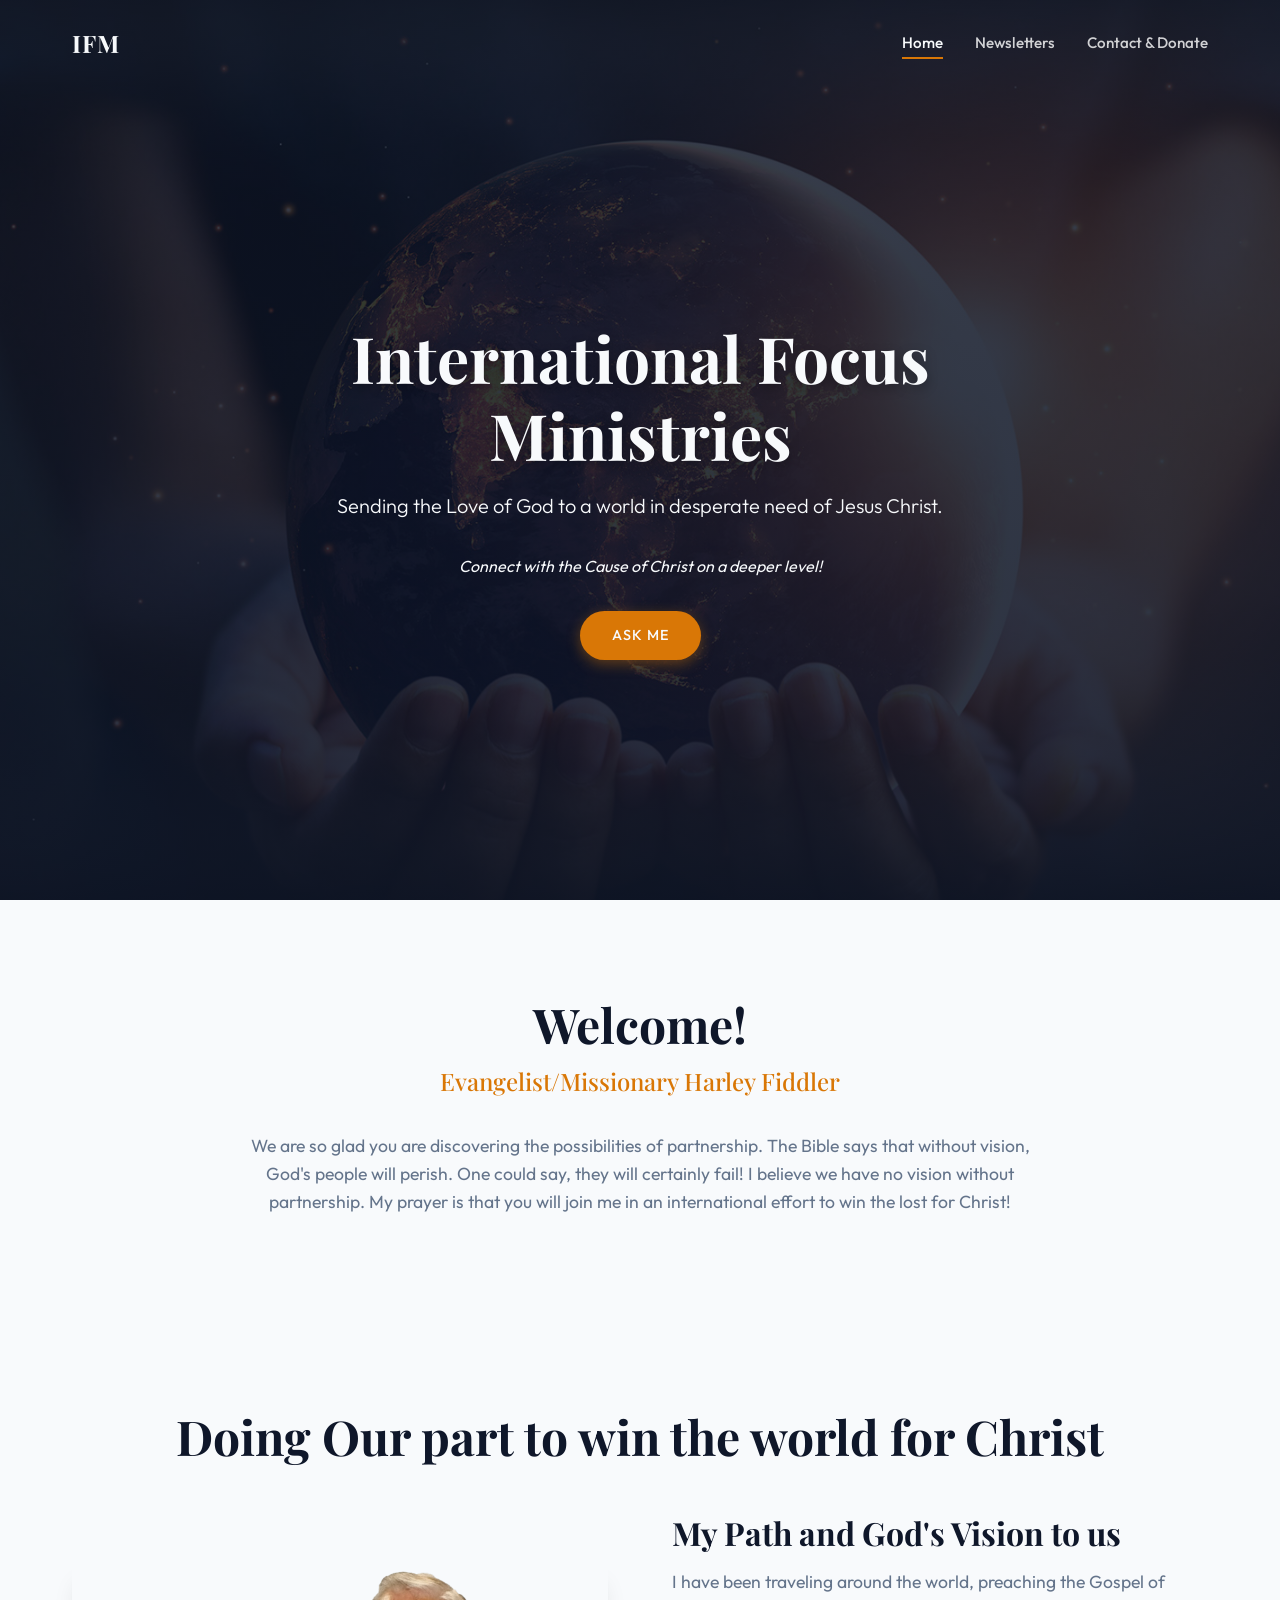
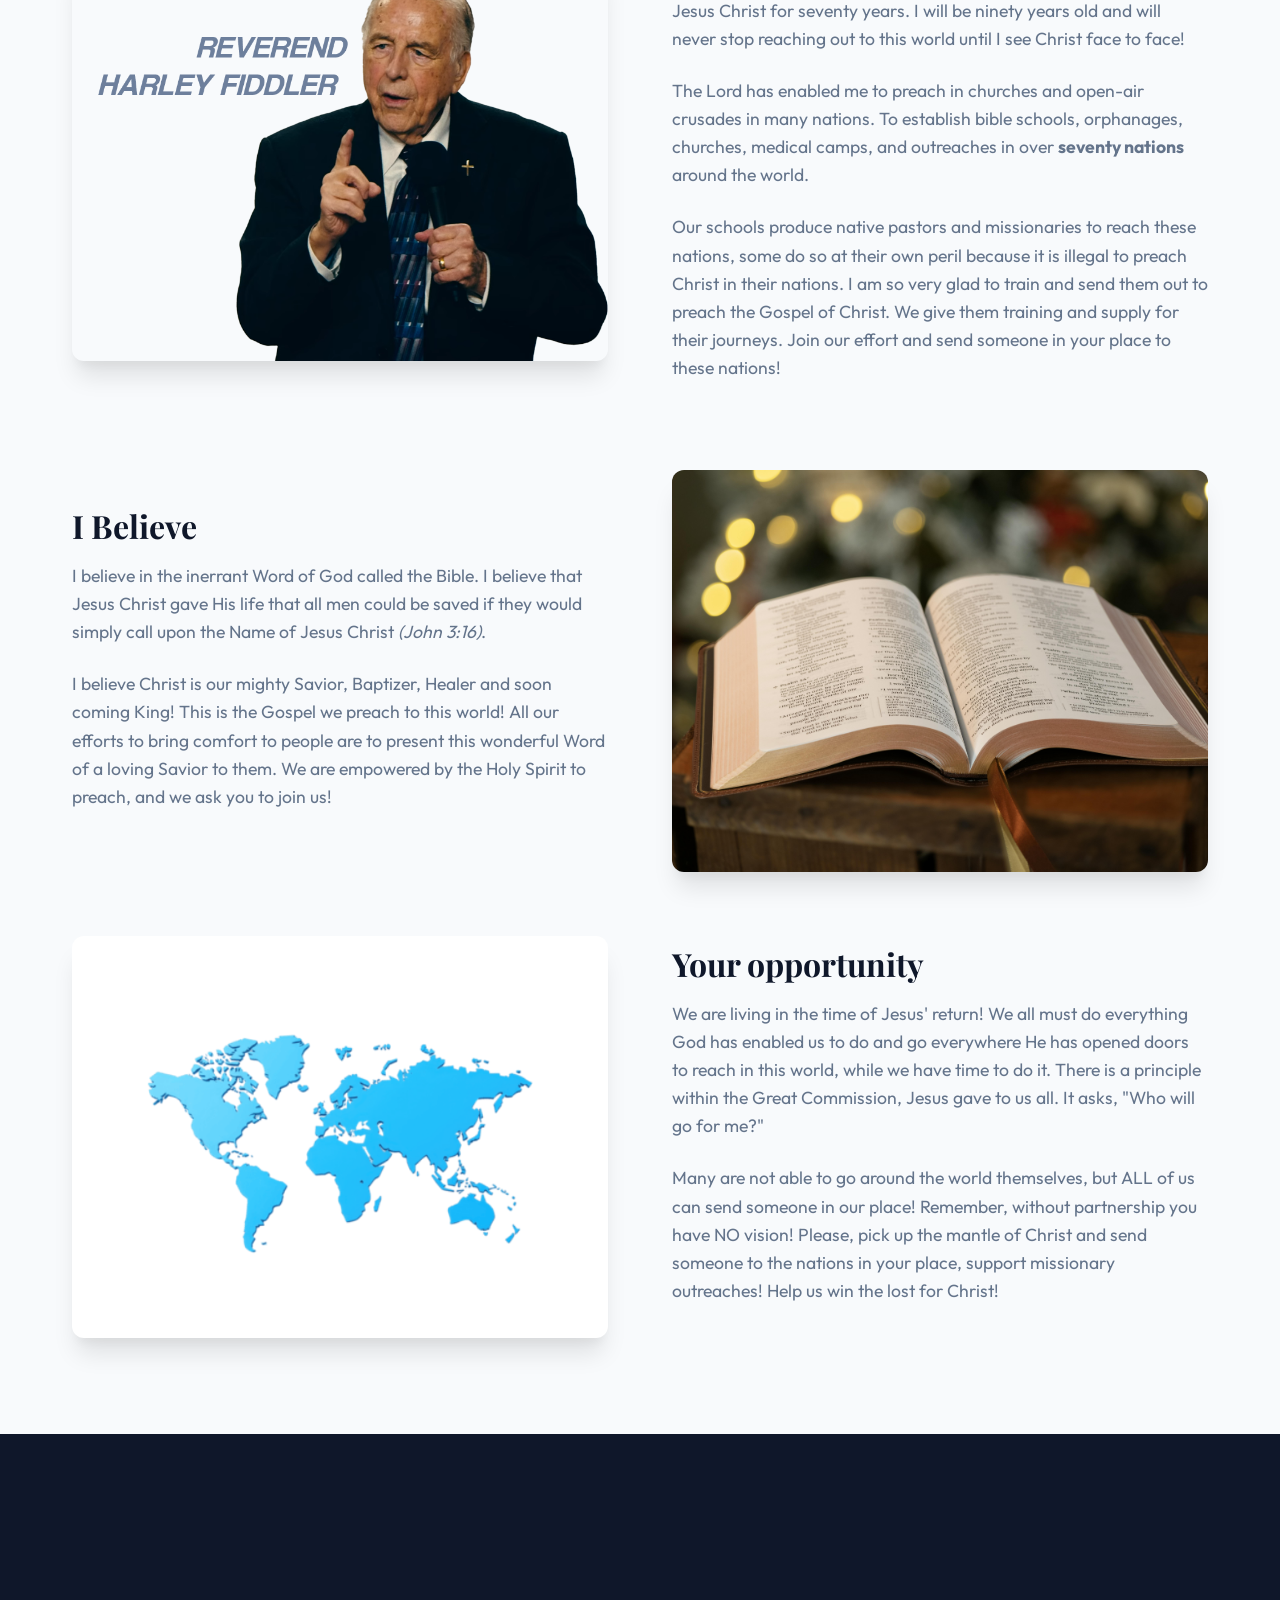
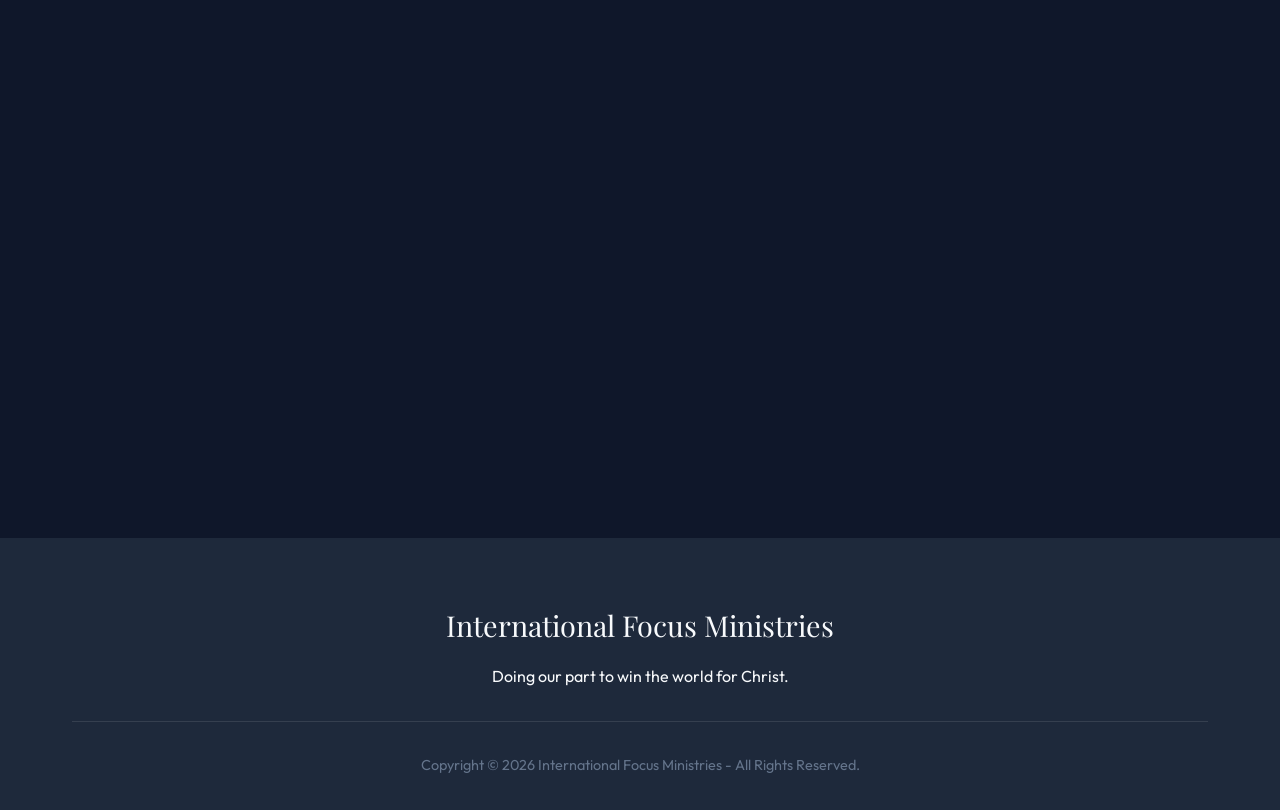
<file: index.html>
<!DOCTYPE html>
<html lang="en">
<head>
    <meta charset="UTF-8">
    <meta name="viewport" content="width=device-width, initial-scale=1.0">
    <title>International Focus Ministries</title>
    <meta name="description" content="Sending the Love of God to a world in desperate need of Jesus Christ. Connect with the Cause of Christ on a deeper level!">
    <link rel="stylesheet" href="styles/main.css">
</head>
<body>

    <header>
        <div class="nav-container">
            <a href="index.html" class="logo">IFM</a>
            <button class="hamburger">☰</button>
            <nav class="nav-links">
                <a href="index.html" class="active">Home</a>
                <a href="newsletters.html">Newsletters</a>
                <a href="contact.html">Contact & Donate</a>
            </nav>
        </div>
    </header>

    <main>
        <!-- Hero Section -->
        <section class="hero">
            <div class="hero-bg"></div>
            <div class="hero-content" data-aos>
                <h1>International Focus Ministries</h1>
                <p class="subtitle">Sending the Love of God to a world in desperate need of Jesus Christ.</p>
                <p style="margin-bottom: 2rem;"><em>Connect with the Cause of Christ on a deeper level!</em></p>
                <a href="contact.html" class="btn btn-primary">Ask Me</a>
            </div>
        </section>

        <!-- Welcome Section -->
        <section class="section container text-center" data-aos>
            <h2 style="margin-bottom: 0.5rem;">Welcome!</h2>
            <p class="subtitle" style="color: var(--accent-color); font-weight: 500; font-family: var(--font-serif); font-size: 1.5rem;">Evangelist/Missionary Harley Fiddler</p>
            <p style="max-width: 800px; margin: 0 auto; font-size: 1.1rem; color: var(--text-muted);">
                We are so glad you are discovering the possibilities of partnership. The Bible says that without vision, God's people will perish. One could say, they will certainly fail! I believe we have no vision without partnership. My prayer is that you will join me in an international effort to win the lost for Christ!
            </p>
        </section>

        <!-- Doing Our Part -->
        <section class="section bg-light">
            <div class="container">
                <h2 data-aos>Doing Our part to win the world for Christ</h2>
                
                <!-- Split Section 1 -->
                <div class="split-section" data-aos style="margin-bottom: 4rem; margin-top: 3rem;">
                    <div class="split-image">
                        <img src="images/HarleyFiddler Preaching.png" alt="Harley Fiddler Preaching" style="width: 100%; height: 100%; object-fit: cover;">
                    </div>
                    <div class="split-content">
                        <h3>My Path and God's Vision to us</h3>
                        <p>I have been traveling around the world, preaching the Gospel of Jesus Christ for seventy years. I will be ninety years old and will never stop reaching out to this world until I see Christ face to face!</p>
                        <p>The Lord has enabled me to preach in churches and open-air crusades in many nations. To establish bible schools, orphanages, churches, medical camps, and outreaches in over <strong>seventy nations</strong> around the world.</p>
                        <p>Our schools produce native pastors and missionaries to reach these nations, some do so at their own peril because it is illegal to preach Christ in their nations. I am so very glad to train and send them out to preach the Gospel of Christ. We give them training and supply for their journeys. Join our effort and send someone in your place to these nations!</p>
                    </div>
                </div>

                <!-- Split Section 2 (Reverse) -->
                <div class="split-section reverse" data-aos style="margin-bottom: 4rem;">
                    <div class="split-image">
                        <img src="images/OpenBible.jpg" alt="Open Bible" style="width: 100%; height: 100%; object-fit: cover;">
                    </div>
                    <div class="split-content">
                        <h3>I Believe</h3>
                        <p>I believe in the inerrant Word of God called the Bible. I believe that Jesus Christ gave His life that all men could be saved if they would simply call upon the Name of Jesus Christ <em>(John 3:16)</em>.</p>
                        <p>I believe Christ is our mighty Savior, Baptizer, Healer and soon coming King! This is the Gospel we preach to this world! All our efforts to bring comfort to people are to present this wonderful Word of a loving Savior to them. We are empowered by the Holy Spirit to preach, and we ask you to join us!</p>
                    </div>
                </div>

                <!-- Split Section 3 -->
                <div class="split-section" data-aos>
                    <div class="split-image" style="background-color: var(--surface-color); display: flex; align-items: center; justify-content: center;">
                        <img src="images/Global Map.png" alt="Global Map" style="max-width: 80%; max-height: 80%; object-fit: contain;">
                    </div>
                    <div class="split-content">
                        <h3>Your opportunity</h3>
                        <p>We are living in the time of Jesus' return! We all must do everything God has enabled us to do and go everywhere He has opened doors to reach in this world, while we have time to do it. There is a principle within the Great Commission, Jesus gave to us all. It asks, "Who will go for me?"</p>
                        <p>Many are not able to go around the world themselves, but ALL of us can send someone in our place! Remember, without partnership you have NO vision! Please, pick up the mantle of Christ and send someone to the nations in your place, support missionary outreaches! Help us win the lost for Christ!</p>
                    </div>
                </div>
            </div>
        </section>

        <!-- Gallery Section -->
        <section class="section gallery-section">
            <div class="container text-center">
                <h2 data-aos>Photo Gallery</h2>
                <p class="subtitle" data-aos>Glimpses of God's work across the globe.</p>
                
                <div class="gallery-grid" data-aos>
                    <!-- Gallery Item 1 -->
                    <div class="gallery-item">
                        <img src="images/African Crusade.png" alt="African Crusade">
                        <div class="gallery-overlay">
                            <h4>African Crusade</h4>
                        </div>
                    </div>
                    <!-- Gallery Item 2 -->
                    <div class="gallery-item">
                        <img src="images/Indian Bible Students.png" alt="Indian Bible Students">
                        <div class="gallery-overlay">
                            <h4>Indian Bible Students</h4>
                        </div>
                    </div>
                </div>
            </div>
        </section>

    </main>

    <footer>
        <div class="container">
            <div class="footer-content">
                <span class="footer-logo">International Focus Ministries</span>
                <p>Doing our part to win the world for Christ.</p>
            </div>
            <div class="copyright">
                <p>Copyright &copy; 2026 International Focus Ministries - All Rights Reserved.</p>
            </div>
        </div>
    </footer>

    <script src="scripts/main.js"></script>
</body>
</html>
</file>
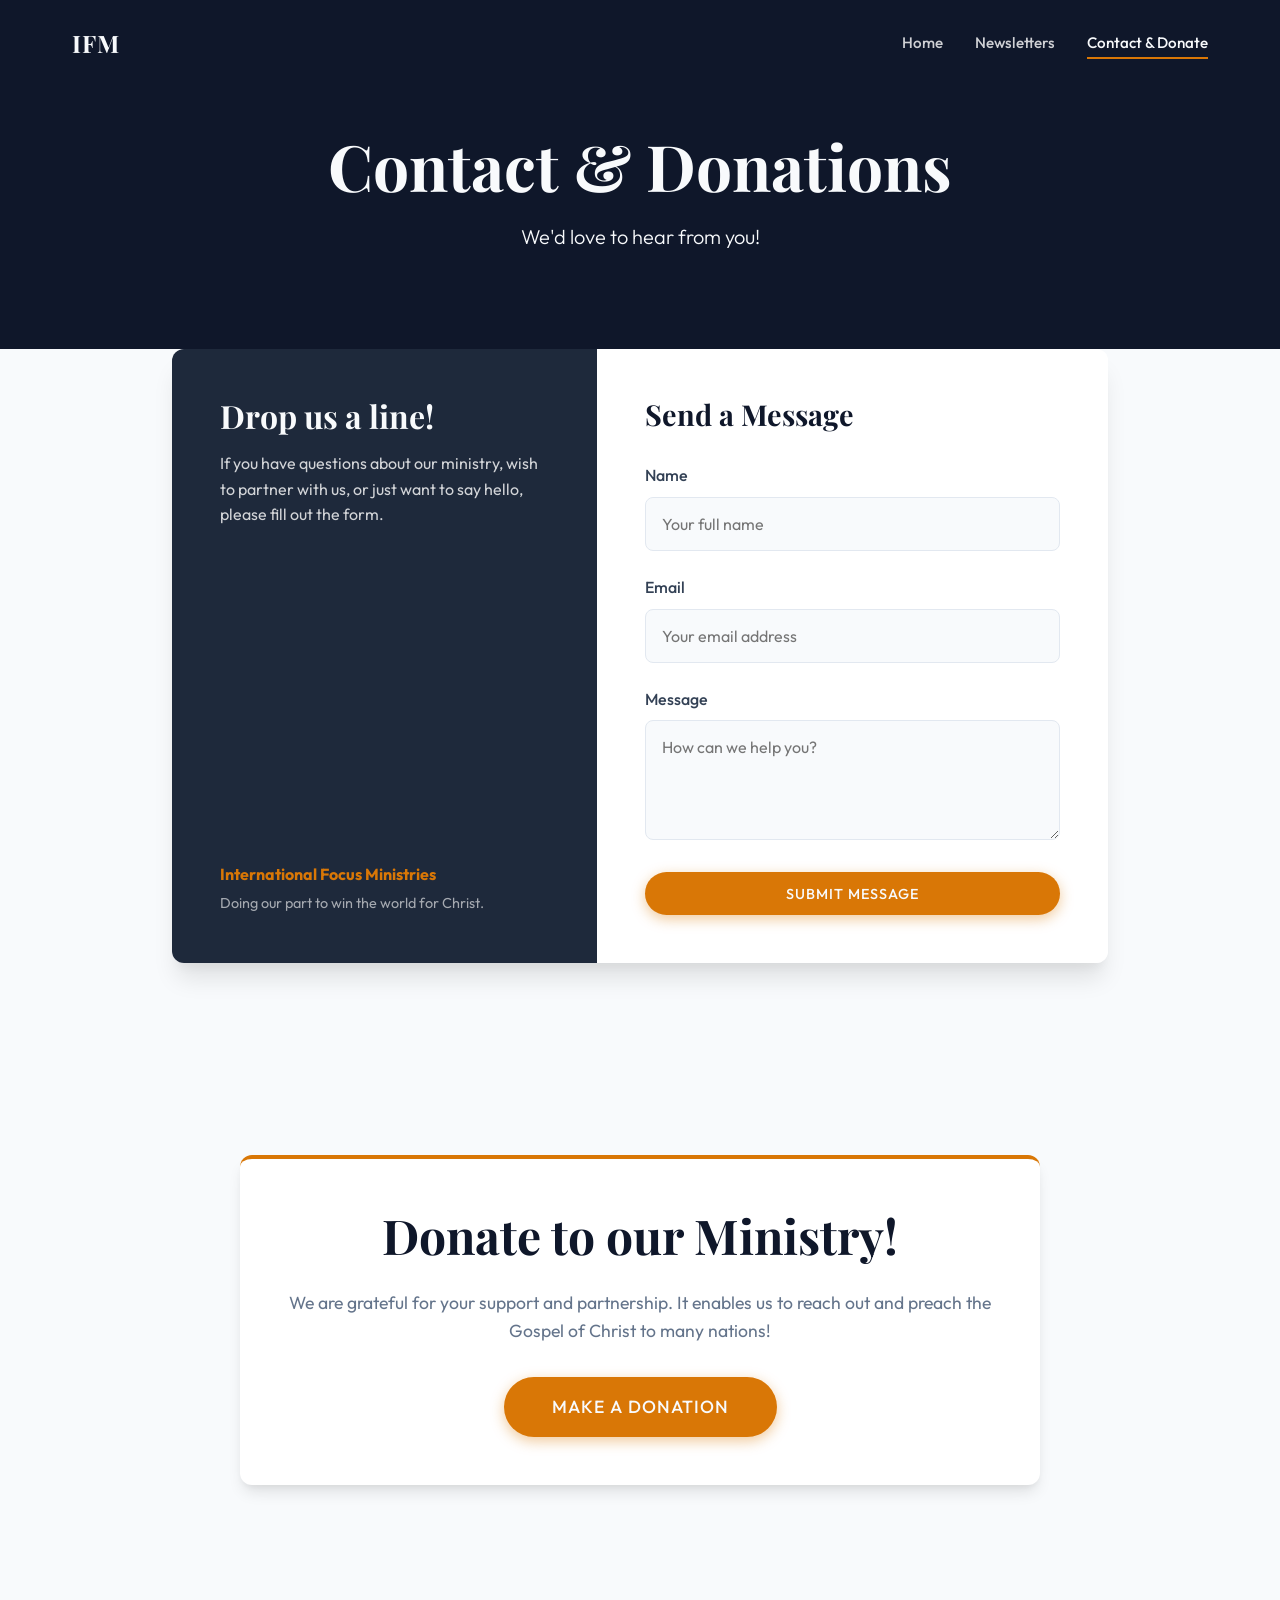
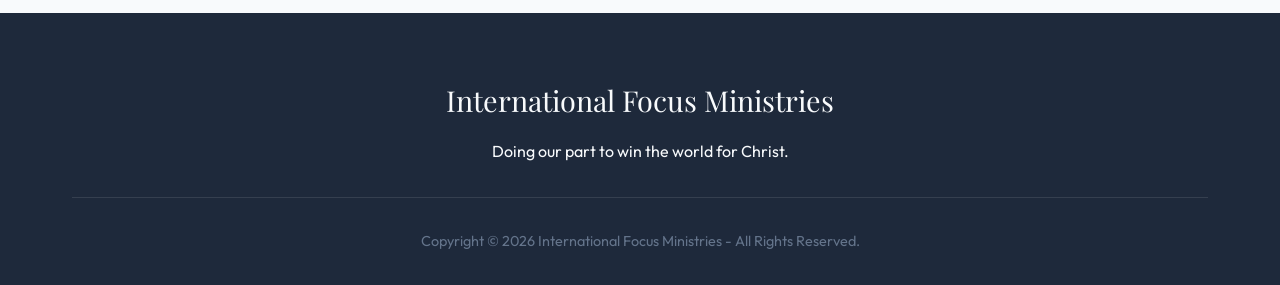
<file: contact.html>
<!DOCTYPE html>
<html lang="en">
<head>
    <meta charset="UTF-8">
    <meta name="viewport" content="width=device-width, initial-scale=1.0">
    <title>Contact & Donations | International Focus Ministries</title>
    <meta name="description" content="Reach out to International Focus Ministries or support our missionary outreaches.">
    <link rel="stylesheet" href="styles/main.css">
    <style>
        /* Adjusting for contact page layout */
        .contact-page-wrapper {
            padding: 4rem 2rem;
            max-width: 1000px;
            margin: -4rem auto 4rem;
            position: relative;
            z-index: 10;
        }

        .contact-grid {
            display: grid;
            grid-template-columns: 1fr 1.2fr;
            background: var(--surface-color);
            border-radius: var(--border-radius);
            box-shadow: var(--shadow-lg);
            overflow: hidden;
        }

        .contact-info-panel {
            background: var(--primary-light);
            color: var(--text-light);
            padding: 3rem;
            display: flex;
            flex-direction: column;
            justify-content: center;
        }

        .contact-info-panel h2 {
            text-align: left;
            color: var(--text-light);
            font-size: 2rem;
            margin-bottom: 1rem;
        }

        .contact-form-panel {
            padding: 3rem;
            background: var(--surface-color);
        }

        .contact-form-panel h3 {
            font-size: 1.8rem;
            margin-bottom: 2rem;
            color: var(--primary-color);
        }

        .donation-section {
            text-align: center;
            padding: 4rem 2rem;
            background: var(--bg-color);
            margin-bottom: 4rem;
        }

        .donation-box {
            background: var(--surface-color);
            padding: 3rem;
            border-radius: var(--border-radius);
            box-shadow: var(--shadow-md);
            max-width: 800px;
            margin: 0 auto;
            border-top: 4px solid var(--accent-color);
        }

        .donation-box p {
            font-size: 1.1rem;
            color: var(--text-muted);
            margin-bottom: 2rem;
        }

        @media (max-width: 768px) {
            .contact-grid {
                grid-template-columns: 1fr;
            }
            .contact-page-wrapper {
                margin-top: 0;
            }
        }
    </style>
</head>
<body>

    <header>
        <div class="nav-container">
            <a href="index.html" class="logo">IFM</a>
            <button class="hamburger">☰</button>
            <nav class="nav-links">
                <a href="index.html">Home</a>
                <a href="newsletters.html">Newsletters</a>
                <a href="contact.html" class="active">Contact & Donate</a>
            </nav>
        </div>
    </header>

    <main>
        <!-- Page Header -->
        <section class="page-header">
            <h1 data-aos>Contact & Donations</h1>
            <p class="subtitle" data-aos>We'd love to hear from you!</p>
        </section>

        <!-- Contact Form Section -->
        <section class="contact-page-wrapper" data-aos>
            <div class="contact-grid">
                <!-- Info Panel -->
                <div class="contact-info-panel">
                    <h2>Drop us a line!</h2>
                    <p style="color: rgba(255,255,255,0.8); margin-bottom: 2rem;">If you have questions about our ministry, wish to partner with us, or just want to say hello, please fill out the form.</p>
                    
                    <div style="margin-top: auto;">
                        <h4 style="color: var(--accent-color); margin-bottom: 0.5rem; font-family: var(--font-sans);">International Focus Ministries</h4>
                        <p style="color: rgba(255,255,255,0.6); font-size: 0.9rem;">Doing our part to win the world for Christ.</p>
                    </div>
                </div>

                <!-- Form Panel -->
                <div class="contact-form-panel">
                    <h3>Send a Message</h3>
                    <form action="mailto:internationalfocusministries@gmail.com" method="POST" enctype="text/plain" id="contactForm">
                        <div class="form-group">
                            <label for="name" style="display: block; margin-bottom: 0.5rem; font-weight: 500;">Name</label>
                            <input type="text" id="name" name="name" class="form-control" required placeholder="Your full name">
                        </div>
                        <div class="form-group">
                            <label for="email" style="display: block; margin-bottom: 0.5rem; font-weight: 500;">Email</label>
                            <input type="email" id="email" name="email" class="form-control" required placeholder="Your email address">
                        </div>
                        <div class="form-group">
                            <label for="message" style="display: block; margin-bottom: 0.5rem; font-weight: 500;">Message</label>
                            <textarea id="message" name="message" class="form-control" required placeholder="How can we help you?"></textarea>
                        </div>
                        <button type="submit" class="btn btn-primary" style="width: 100%;">Submit Message</button>
                    </form>
                </div>
            </div>
        </section>

        <!-- Donations Section -->
        <section class="donation-section" data-aos>
            <div class="donation-box">
                <h2 style="color: var(--primary-color);">Donate to our Ministry!</h2>
                <p>We are grateful for your support and partnership. It enables us to reach out and preach the Gospel of Christ to many nations!</p>
                <!-- This would link to their actual donation processor -->
                <a href="#" class="btn btn-primary" style="font-size: 1.1rem; padding: 1rem 3rem;">Make a Donation</a>
            </div>
        </section>

    </main>

    <footer>
        <div class="container">
            <div class="footer-content">
                <span class="footer-logo">International Focus Ministries</span>
                <p>Doing our part to win the world for Christ.</p>
            </div>
            <div class="copyright">
                <p>Copyright &copy; 2026 International Focus Ministries - All Rights Reserved.</p>
            </div>
        </div>
    </footer>

    <script src="scripts/main.js"></script>
</body>
</html>
</file>
<file: styles/main.css>
@import url('https://fonts.googleapis.com/css2?family=Outfit:wght@300;400;500;700&family=Playfair+Display:ital,wght@0,400;0,700;1,400&display=swap');

:root {
  /* Color Palette */
  --primary-color: #0f172a; /* Deep Navy */
  --primary-light: #1e293b;
  --accent-color: #d97706; /* Soft Gold/Amber */
  --accent-hover: #b45309;
  --bg-color: #f8fafc; /* Very light slate/off-white */
  --surface-color: #ffffff;
  --text-main: #334155;
  --text-muted: #64748b;
  --text-light: #f8fafc;
  
  /* Typography */
  --font-sans: 'Outfit', sans-serif;
  --font-serif: 'Playfair Display', serif;
  
  /* Spacing & Layout */
  --section-padding: 6rem 2rem;
  --container-max: 1200px;
  --border-radius: 12px;
  --transition: all 0.3s cubic-bezier(0.4, 0, 0.2, 1);
  --shadow-sm: 0 4px 6px -1px rgba(0, 0, 0, 0.05), 0 2px 4px -1px rgba(0, 0, 0, 0.03);
  --shadow-md: 0 10px 15px -3px rgba(0, 0, 0, 0.1), 0 4px 6px -2px rgba(0, 0, 0, 0.05);
  --shadow-lg: 0 20px 25px -5px rgba(0, 0, 0, 0.1), 0 10px 10px -5px rgba(0, 0, 0, 0.04);
}

/* Reset & Base */
* {
  margin: 0;
  padding: 0;
  box-sizing: border-box;
}

html {
  scroll-behavior: smooth;
}

body {
  font-family: var(--font-sans);
  background-color: var(--bg-color);
  color: var(--text-main);
  line-height: 1.6;
  overflow-x: hidden;
}

a {
  text-decoration: none;
  color: inherit;
  transition: var(--transition);
}

ul {
  list-style: none;
}

img {
  max-width: 100%;
  height: auto;
  display: block;
}

/* Typography */
h1, h2, h3, h4, h5, h6 {
  font-family: var(--font-serif);
  color: var(--primary-color);
  line-height: 1.2;
}

h1 {
  font-size: clamp(2.5rem, 5vw, 4.5rem);
  font-weight: 700;
  margin-bottom: 1rem;
}

h2 {
  font-size: clamp(2rem, 4vw, 3rem);
  margin-bottom: 1.5rem;
  text-align: center;
}

.subtitle {
  font-size: 1.25rem;
  font-weight: 300;
  color: var(--text-light);
  margin-bottom: 2rem;
  font-family: var(--font-sans);
}

/* Layout Utilities */
.container {
  max-width: var(--container-max);
  margin: 0 auto;
  padding: 0 2rem;
}

.section {
  padding: var(--section-padding);
}

.text-center {
  text-align: center;
}

/* Buttons */
.btn {
  display: inline-block;
  padding: 0.8rem 2rem;
  border-radius: 50px;
  font-weight: 500;
  text-transform: uppercase;
  letter-spacing: 1px;
  font-size: 0.9rem;
  cursor: pointer;
  transition: var(--transition);
  border: none;
  font-family: var(--font-sans);
}

.btn-primary {
  background-color: var(--accent-color);
  color: var(--text-light);
  box-shadow: 0 4px 14px rgba(217, 119, 6, 0.4);
}

.btn-primary:hover {
  background-color: var(--accent-hover);
  transform: translateY(-2px);
  box-shadow: 0 6px 20px rgba(217, 119, 6, 0.6);
  color: var(--text-light);
}

.btn-outline {
  background-color: transparent;
  border: 2px solid var(--text-light);
  color: var(--text-light);
}

.btn-outline:hover {
  background-color: var(--text-light);
  color: var(--primary-color);
  transform: translateY(-2px);
}

/* Header & Nav */
header {
  position: fixed;
  top: 0;
  left: 0;
  width: 100%;
  z-index: 1000;
  transition: var(--transition);
  padding: 1.5rem 0;
}

header.scrolled {
  background: rgba(15, 23, 42, 0.95);
  backdrop-filter: blur(10px);
  -webkit-backdrop-filter: blur(10px);
  padding: 1rem 0;
  box-shadow: var(--shadow-sm);
}

/* Page Header (Shared for inner pages) */
.page-header {
  background-color: var(--primary-color);
  padding: 8rem 2rem 4rem;
  text-align: center;
  color: var(--text-light);
}

.page-header h1 {
  color: var(--text-light);
  margin-bottom: 1rem;
}

.nav-container {
  display: flex;
  justify-content: space-between;
  align-items: center;
  max-width: var(--container-max);
  margin: 0 auto;
  padding: 0 2rem;
}

.logo {
  font-family: var(--font-serif);
  font-size: 1.5rem;
  font-weight: 700;
  color: var(--text-light);
  letter-spacing: 1px;
}

.nav-links {
  display: flex;
  gap: 2rem;
  align-items: center;
}

.nav-links a {
  color: rgba(255, 255, 255, 0.8);
  font-weight: 500;
  font-size: 0.95rem;
  position: relative;
}

.nav-links a::after {
  content: '';
  position: absolute;
  width: 0;
  height: 2px;
  bottom: -4px;
  left: 0;
  background-color: var(--accent-color);
  transition: var(--transition);
}

.nav-links a:hover, .nav-links a.active {
  color: var(--text-light);
}

.nav-links a:hover::after, .nav-links a.active::after {
  width: 100%;
}

.hamburger {
  display: none;
  cursor: pointer;
  background: none;
  border: none;
  color: var(--text-light);
}

/* Hero Section */
.hero {
  position: relative;
  min-height: 100vh;
  display: flex;
  align-items: center;
  background-color: var(--primary-color);
  overflow: hidden;
}

.hero-bg {
  position: absolute;
  top: 0;
  left: 0;
  width: 100%;
  height: 100%;
  background: linear-gradient(rgba(15, 23, 42, 0.7), rgba(15, 23, 42, 0.8)), url('../images/MainVisual.jpg') center/cover no-repeat;
  z-index: 1;
  transform: scale(1.05); /* For load animation */
}

.hero-content {
  position: relative;
  z-index: 2;
  color: var(--text-light);
  max-width: 800px;
  margin: 0 auto;
  text-align: center;
  padding-top: 5rem;
}

.hero h1 {
  color: var(--text-light);
  text-shadow: 0 4px 12px rgba(0,0,0,0.3);
}

/* Split Section (About / Info) */
.split-section {
  display: grid;
  grid-template-columns: 1fr 1fr;
  gap: 4rem;
  align-items: center;
}

.split-section.reverse {
  direction: rtl;
}

.split-section.reverse > * {
  direction: ltr;
}

.split-image {
  position: relative;
  border-radius: var(--border-radius);
  overflow: hidden;
  box-shadow: var(--shadow-lg);
  aspect-ratio: 4/3;
}

.split-image img {
  width: 100%;
  height: 100%;
  object-fit: cover;
  transition: transform 0.5s ease;
}

.split-image:hover img {
  transform: scale(1.05);
}

.split-content h3 {
  font-size: 2rem;
  margin-bottom: 1rem;
  color: var(--primary-color);
}

.split-content p {
  margin-bottom: 1.5rem;
  font-size: 1.1rem;
  color: var(--text-muted);
}

/* Feature Grid */
.feature-grid {
  display: grid;
  grid-template-columns: repeat(auto-fit, minmax(300px, 1fr));
  gap: 2rem;
  margin-top: 3rem;
}

.feature-card {
  background: var(--surface-color);
  padding: 2.5rem 2rem;
  border-radius: var(--border-radius);
  box-shadow: var(--shadow-sm);
  transition: var(--transition);
  text-align: center;
  border: 1px solid rgba(0,0,0,0.05);
}

.feature-card:hover {
  transform: translateY(-10px);
  box-shadow: var(--shadow-md);
  border-color: rgba(217, 119, 6, 0.3);
}

.feature-icon {
  font-size: 2.5rem;
  color: var(--accent-color);
  margin-bottom: 1.5rem;
}

.feature-card h4 {
  font-size: 1.5rem;
  margin-bottom: 1rem;
}

/* Gallery Section */
.gallery-section {
  background-color: var(--primary-color);
  color: var(--text-light);
}

.gallery-section h2 {
  color: var(--text-light);
}

.gallery-grid {
  display: flex;
  flex-wrap: wrap;
  justify-content: center;
  gap: 1.5rem;
  margin-top: 3rem;
}

.gallery-item {
  position: relative;
  border-radius: 8px;
  overflow: hidden;
  aspect-ratio: 1;
  cursor: pointer;
  width: 100%;
  max-width: 350px;
  flex: 0 0 auto;
}

.gallery-item img {
  width: 100%;
  height: 100%;
  object-fit: cover;
  transition: transform 0.5s ease;
}

.gallery-overlay {
  position: absolute;
  top: 0;
  left: 0;
  width: 100%;
  height: 100%;
  background: rgba(15, 23, 42, 0.4);
  display: flex;
  align-items: center;
  justify-content: center;
  opacity: 1;
  transition: var(--transition);
}

.gallery-overlay h4 {
  color: #ffffff;
  font-size: 1.8rem;
  text-shadow: 0 3px 6px rgba(0,0,0,0.8);
  padding: 0 1rem;
  text-align: center;
}

.gallery-item:hover img {
  transform: scale(1.1);
}

.gallery-item:hover .gallery-overlay {
  background: rgba(15, 23, 42, 0.6);
}

/* Contact/Donate Section */
.contact-section {
  background-color: var(--surface-color);
}

.contact-container {
  display: grid;
  grid-template-columns: 1fr 1fr;
  gap: 4rem;
  background: var(--surface-color);
  border-radius: var(--border-radius);
  box-shadow: var(--shadow-lg);
  overflow: hidden;
  margin-top: -5rem; /* Pull up into previous section slightly */
  position: relative;
  z-index: 10;
}

.contact-info {
  background: var(--primary-color);
  color: var(--text-light);
  padding: 4rem;
  display: flex;
  flex-direction: column;
  justify-content: center;
}

.contact-info h3 {
  color: var(--text-light);
  font-size: 2rem;
  margin-bottom: 1.5rem;
}

.contact-info p {
  color: rgba(255,255,255,0.8);
  margin-bottom: 2rem;
}

.contact-form-wrapper {
  padding: 4rem;
}

.form-group {
  margin-bottom: 1.5rem;
}

.form-control {
  width: 100%;
  padding: 1rem;
  border: 1px solid #e2e8f0;
  border-radius: 8px;
  font-family: var(--font-sans);
  font-size: 1rem;
  background: var(--bg-color);
  transition: var(--transition);
}

.form-control:focus {
  outline: none;
  border-color: var(--accent-color);
  box-shadow: 0 0 0 3px rgba(217, 119, 6, 0.1);
  background: var(--surface-color);
}

textarea.form-control {
  resize: vertical;
  min-height: 120px;
}

/* Footer */
footer {
  background-color: var(--primary-light);
  color: var(--text-light);
  padding: 4rem 0 2rem;
  text-align: center;
}

.footer-content {
  margin-bottom: 2rem;
}

.footer-logo {
  font-family: var(--font-serif);
  font-size: 1.8rem;
  color: var(--text-light);
  margin-bottom: 1rem;
  display: block;
}

.copyright {
  color: var(--text-muted);
  font-size: 0.9rem;
  border-top: 1px solid rgba(255,255,255,0.1);
  padding-top: 2rem;
}

/* Animations Data Attributes */
[data-aos] {
  opacity: 0;
  transform: translateY(30px);
  transition: opacity 0.8s ease, transform 0.8s cubic-bezier(0.4, 0, 0.2, 1);
}

[data-aos].aos-animate {
  opacity: 1;
  transform: translateY(0);
}

/* Mobile Responsiveness */
@media (max-width: 992px) {
  .split-section, .contact-container {
    grid-template-columns: 1fr;
    gap: 2rem;
  }
  
  .contact-container {
    margin-top: 0;
  }
  
  .contact-info, .contact-form-wrapper {
    padding: 2.5rem;
  }

  .nav-links {
    display: none; /* Hide on mobile initially */
  }

  .hamburger {
    display: block;
  }
}

@media (max-width: 768px) {
  :root {
    --section-padding: 4rem 1.5rem;
  }
  
  h1 {
    font-size: 2.5rem;
  }
  
  .hero-content {
    padding-top: 0;
  }
}

/* -----------------------------------------
   Newsletters Feature Styles
----------------------------------------- */
.admin-toggle-container {
  margin-top: -6rem; /* Pull up to overlap header slightly */
  margin-bottom: 2rem;
  position: relative;
  z-index: 10;
}

.admin-section {
  padding: 2rem 0;
  transition: var(--transition);
}

.dropzone {
  border: 2px dashed var(--text-muted);
  border-radius: var(--border-radius);
  padding: 4rem 2rem;
  text-align: center;
  background: rgba(255,255,255,0.5);
  cursor: pointer;
  transition: var(--transition);
  max-width: 600px;
  margin: 0 auto;
}

.dropzone:hover, .dropzone.dragover {
  border-color: var(--accent-color);
  background: var(--surface-color);
  box-shadow: var(--shadow-md);
}

/* MacOS Stacked Paper Aesthetic */
.latest-container {
  display: flex;
  flex-direction: column;
  align-items: center;
  justify-content: center;
  margin-top: 3rem;
  perspective: 1000px;
}

.paper-stack {
  position: relative;
  width: 100%;
  max-width: 450px; /* Base size of the paper */
  cursor: pointer;
  transition: transform 0.4s cubic-bezier(0.175, 0.885, 0.32, 1.275);
}

.paper-stack:hover {
  transform: translateY(-10px) scale(1.02);
}

.paper-layer {
  position: absolute;
  top: 0;
  left: 0;
  width: 100%;
  height: 100%;
  background-color: white;
  border-radius: 4px;
  box-shadow: 0 4px 10px rgba(0,0,0,0.1), 0 1px 3px rgba(0,0,0,0.08);
  border: 1px solid #f1f5f9;
  transition: var(--transition);
}

/* Base element holding the image */
.paper-main {
  position: relative;
  z-index: 3;
  width: 100%;
  background-color: white;
  border-radius: 4px;
  box-shadow: 0 10px 25px rgba(0,0,0,0.15), 0 5px 10px rgba(0,0,0,0.05);
  overflow: hidden;
  border: 1px solid #e2e8f0;
}

.paper-main img {
  width: 100%;
  height: auto;
  display: block;
}

/* The visual stack layers behind the main paper */
.paper-stack .layer-1 {
  z-index: 2;
  transform: rotate(3deg) translate(8px, 8px);
}

.paper-stack .layer-2 {
  z-index: 1;
  transform: rotate(-2deg) translate(-5px, 12px);
}

.paper-stack:hover .layer-1 {
  transform: rotate(5deg) translate(15px, 15px);
}

.paper-stack:hover .layer-2 {
  transform: rotate(-4deg) translate(-10px, 20px);
}

.empty-state {
  color: var(--text-muted);
  font-style: italic;
  padding: 3rem;
  background: var(--surface-color);
  border-radius: var(--border-radius);
  box-shadow: var(--shadow-sm);
}

/* Archive Grid */
.archive-grid {
  display: grid;
  grid-template-columns: repeat(auto-fill, minmax(200px, 1fr));
  gap: 2rem;
}

.archive-item {
  background: white;
  padding: 1rem;
  border-radius: 8px;
  box-shadow: var(--shadow-sm);
  cursor: pointer;
  transition: var(--transition);
  border: 1px solid #e2e8f0;
  text-align: center;
}

.archive-item:hover {
  transform: translateY(-5px);
  box-shadow: var(--shadow-md);
  border-color: var(--accent-color);
}

.archive-thumb {
  width: 100%;
  aspect-ratio: 1/1.4; /* Standard paper aspect ratio approx */
  object-fit: cover;
  border: 1px solid #f1f5f9;
  margin-bottom: 1rem;
}

.archive-date {
  font-size: 0.85rem;
  color: var(--text-muted);
  font-weight: 500;
}

/* Modal for viewing PDFs directly on screen */
.pdf-modal {
  display: none;
  position: fixed;
  z-index: 2000;
  left: 0;
  top: 0;
  width: 100%;
  height: 100%;
  background-color: rgba(15, 23, 42, 0.85); /* Deep navy tint */
  backdrop-filter: blur(5px);
}

.pdf-modal.show {
  display: flex;
  align-items: center;
  justify-content: center;
}

.modal-content {
  position: relative;
  width: 90%;
  max-width: 900px;
  height: 90vh;
  background-color: #fff;
  border-radius: 8px;
  box-shadow: 0 25px 50px -12px rgba(0, 0, 0, 0.5);
  overflow: hidden;
  animation: modalFadeIn 0.3s ease-out forwards;
}

@keyframes modalFadeIn {
  from { opacity: 0; transform: translateY(20px); }
  to { opacity: 1; transform: translateY(0); }
}

.close-modal {
  position: absolute;
  top: 5px;
  right: 15px;
  color: #333;
  font-size: 35px;
  font-weight: bold;
  cursor: pointer;
  transition: 0.2s;
  z-index: 10;
}

.close-modal:hover {
  color: var(--accent-color);
}

/* Admin Newsletter Delete Button */
.delete-btn {
  position: absolute;
  top: -12px;
  right: -12px;
  width: 32px;
  height: 32px;
  border-radius: 50%;
  background-color: #ef4444; /* Bright Red */
  color: white;
  border: none;
  font-size: 22px;
  line-height: 30px;
  text-align: center;
  cursor: pointer;
  z-index: 20;
  box-shadow: 0 2px 8px rgba(0,0,0,0.3);
  transition: all 0.2s;
  padding: 0;
}

.delete-btn:hover {
  background-color: #b91c1c;
  transform: scale(1.1);
}
</file>
